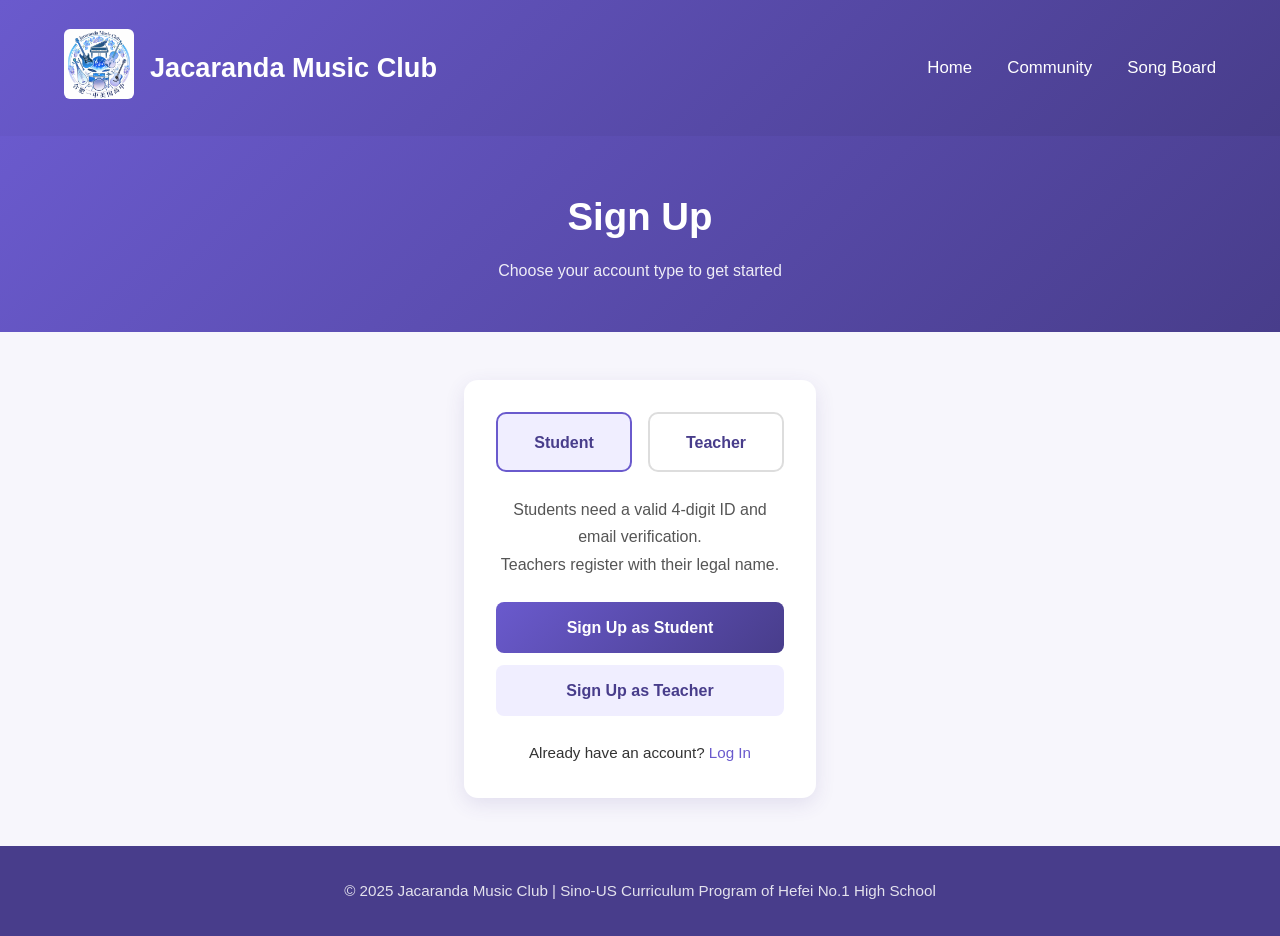
<file: pages/register.html>
<!DOCTYPE html>
<html lang="en">
<head>
    <meta charset="UTF-8">
    <meta name="viewport" content="width=device-width, initial-scale=1.0">
    <title>Sign Up — Jacaranda Music Club</title>
    <link rel="stylesheet" href="../css/styles.css">
</head>
<body>

<nav>
    <div class="nav-wrap">
        <div class="logo-bar">
            <a href="../index.html"><img src="../clubLogo.png" alt="Club Logo"></a>
            <span>Jacaranda Music Club</span>
        </div>
        <div class="nav-menu">
            <a href="../index.html">Home</a>
            <a href="community.html">Community</a>
            <a href="song-request.html">Song Board</a>
        </div>
    </div>
</nav>

<div class="page-header">
    <h1>Sign Up</h1>
    <p>Choose your account type to get started</p>
</div>

<div class="auth-container">
    <div class="card">
        <div class="role-tabs">
            <a href="register-student.html" class="role-tab active">Student</a>
            <a href="register-teacher.html" class="role-tab">Teacher</a>
        </div>
        <p style="text-align:center;color:#555;margin-bottom:1.5rem;line-height:1.7">
            Students need a valid 4-digit ID and email verification.<br>
            Teachers register with their legal name.
        </p>
        <a href="register-student.html" class="btn btn-primary" style="display:block;width:100%;margin-bottom:0.75rem">Sign Up as Student</a>
        <a href="register-teacher.html" class="btn btn-secondary" style="display:block;width:100%">Sign Up as Teacher</a>
        <div class="auth-links">
            Already have an account? <a href="login.html">Log In</a>
        </div>
    </div>
</div>

<footer>
    <p>© 2025 Jacaranda Music Club | Sino-US Curriculum Program of Hefei No.1 High School</p>
</footer>

<script src="../js/config.js"></script>
<!--<script type="module" src="../js/agent-widget.js"></script>-->

</body>
</html>
</file>
<file: css/styles.css>
* {
    margin: 0;
    padding: 0;
    box-sizing: border-box;
    font-family: 'Segoe UI', Helvetica, sans-serif;
}
body {
    background-color: #f7f6fc;
    color: #333;
    line-height: 1.7;
}

nav {
    background: linear-gradient(135deg, #6a5acd, #483d8b);
    padding: 1.8rem 5%;
    position: sticky;
    top: 0;
    z-index: 999;
}
.nav-wrap {
    max-width: 1200px;
    margin: 0 auto;
    display: flex;
    justify-content: space-between;
    align-items: center;
    flex-wrap: wrap;
    gap: 1rem;
}
.logo-bar {
    display: flex;
    align-items: center;
    gap: 16px;
}
.logo-bar img {
    height: 70px;
    border-radius: 6px;
}
.logo-bar span {
    color: #fff;
    font-size: 1.7rem;
    font-weight: 600;
}
.nav-menu {
    display: flex;
    align-items: center;
    flex-wrap: wrap;
    gap: 0.5rem 2.2rem;
}
.nav-menu a {
    color: #fff;
    text-decoration: none;
    font-size: 1.05rem;
    transition: 0.3s;
}
.nav-menu a:hover {
    color: #d8d4ff;
}
.nav-auth {
    display: flex;
    align-items: center;
    gap: 0.8rem;
}
.nav-user {
    color: #e8e4ff;
    font-size: 0.95rem;
}
.btn-nav {
    padding: 0.45rem 1rem;
    border-radius: 8px;
    font-size: 0.95rem;
    text-decoration: none;
    transition: 0.2s;
}
.btn-nav-outline {
    border: 1px solid rgba(255,255,255,0.6);
    color: #fff;
}
.btn-nav-outline:hover {
    background: rgba(255,255,255,0.15);
    color: #fff;
}
.btn-nav-solid {
    background: #fff;
    color: #483d8b;
    font-weight: 600;
}
.btn-nav-solid:hover {
    background: #f0eeff;
    color: #483d8b;
}

.hero {
    height: 75vh;
    background-size: cover;
    background-position: center;
    display: flex;
    align-items: center;
    justify-content: center;
    text-align: center;
    color: #fff;
}
.hero-home {
    background: linear-gradient(rgba(72,61,139,0.65), rgba(106,90,205,0.65)), url("../m1.png");
    background-size: cover;
    background-position: center;
}
.hero-text h1 {
    font-size: 3.2rem;
    margin-bottom: 0.8rem;
    letter-spacing: 2px;
}
.hero-text p {
    font-size: 1.15rem;
    opacity: 0.92;
}

.container {
    max-width: 1200px;
    margin: 5rem auto;
    padding: 0 5%;
}
.section-title {
    text-align: center;
    font-size: 2rem;
    color: #483d8b;
    margin-bottom: 2.5rem;
}

.home-content {
    display: grid;
    grid-template-columns: 1fr 1fr;
    gap: 3rem;
    align-items: center;
}
.home-desc {
    font-size: 1.05rem;
}
.home-desc p {
    margin-bottom: 1rem;
}
.home-logo img {
    width: 100%;
    max-width: 320px;
    border-radius: 12px;
    box-shadow: 0 6px 18px rgba(72,61,139,0.15);
}

.photo-grid {
    display: grid;
    grid-template-columns: 1fr 1fr 1fr;
    gap: 1.8rem;
}
.photo-card {
    border-radius: 12px;
    overflow: hidden;
    box-shadow: 0 6px 20px rgba(0,0,0,0.1);
}
.photo-card img {
    width: 100%;
    height: 260px;
    object-fit: cover;
    display: block;
}

.founder-item {
    display: grid;
    grid-template-columns: 220px 1fr;
    gap: 2rem;
    background: #fff;
    padding: 2rem;
    border-radius: 14px;
    box-shadow: 0 6px 20px rgba(72,61,139,0.12);
    margin-bottom: 2rem;
    align-items: center;
}
.founder-item img {
    width: 180px;
    height: 180px;
    border-radius: 50%;
    object-fit: cover;
    border: 4px solid #6a5acd;
}
.founder-info h3 {
    font-size: 1.5rem;
    color: #483d8b;
    margin-bottom: 0.8rem;
}
.founder-info p {
    line-height: 1.8;
    font-size: 1.05rem;
}

.join-wrap {
    min-height: 50vh;
    margin: 5rem 0;
    background-size: cover;
    background-position: center;
    border-radius: 14px;
    display: flex;
    flex-direction: column;
    align-items: center;
    justify-content: center;
    color: #ffffff;
    text-align: center;
    padding: 3rem 1.5rem;
}
.join-home {
    background: linear-gradient(rgba(72,61,139,0.55), rgba(106,90,205,0.55)), url("../join.png");
    background-size: cover;
    background-position: center;
}
.join-btn {
    color: #483d8b !important;
    background: #fff !important;
}
.join-wrap h2 {
    font-size: 2.4rem;
    margin-bottom: 1.2rem;
}
.join-wrap p {
    font-size: 1.2rem;
    margin: 0.5rem 0;
    letter-spacing: 1px;
}

footer {
    background: #483d8b;
    color: #fff;
    text-align: center;
    padding: 2rem 0;
    margin-top: 2rem;
}
footer p {
    opacity: 0.85;
    font-size: 0.95rem;
}

.page-header {
    background: linear-gradient(135deg, #6a5acd, #483d8b);
    color: #fff;
    padding: 3rem 5%;
    text-align: center;
}
.page-header h1 {
    font-size: 2.4rem;
    margin-bottom: 0.5rem;
}
.page-header p {
    opacity: 0.9;
}

.card {
    background: #fff;
    border-radius: 14px;
    box-shadow: 0 6px 20px rgba(72,61,139,0.12);
    padding: 2rem;
    margin-bottom: 1.5rem;
}

.form-group {
    margin-bottom: 1.2rem;
}
.form-group label {
    display: block;
    margin-bottom: 0.4rem;
    font-weight: 600;
    color: #483d8b;
}
.form-group input,
.form-group textarea,
.form-group select {
    width: 100%;
    padding: 0.75rem 1rem;
    border: 1px solid #ddd;
    border-radius: 8px;
    font-size: 1rem;
    transition: border-color 0.2s;
}
.form-group input:focus,
.form-group textarea:focus,
.form-group select:focus {
    outline: none;
    border-color: #6a5acd;
}
.form-group textarea {
    min-height: 120px;
    resize: vertical;
}
.form-hint {
    font-size: 0.85rem;
    color: #666;
    margin-top: 0.3rem;
}

.btn {
    display: inline-block;
    padding: 0.75rem 1.5rem;
    border: none;
    border-radius: 8px;
    font-size: 1rem;
    font-weight: 600;
    cursor: pointer;
    transition: 0.2s;
    text-decoration: none;
    text-align: center;
}
.btn-primary {
    background: linear-gradient(135deg, #6a5acd, #483d8b);
    color: #fff;
}
.btn-primary:hover {
    opacity: 0.92;
    transform: translateY(-1px);
}
.btn-primary:disabled {
    opacity: 0.6;
    cursor: not-allowed;
    transform: none;
}
.btn-secondary {
    background: #f0eeff;
    color: #483d8b;
}
.btn-secondary:hover {
    background: #e4e0ff;
}
.btn-danger {
    background: #e74c3c;
    color: #fff;
}
.btn-sm {
    padding: 0.4rem 0.9rem;
    font-size: 0.9rem;
}

.alert {
    padding: 1rem 1.2rem;
    border-radius: 8px;
    margin-bottom: 1.2rem;
    font-size: 0.95rem;
}
.alert-info {
    background: #eef4ff;
    color: #2c5282;
    border: 1px solid #bee3f8;
}
.alert-success {
    background: #f0fff4;
    color: #276749;
    border: 1px solid #c6f6d5;
}
.alert-error {
    background: #fff5f5;
    color: #c53030;
    border: 1px solid #fed7d7;
}
.alert-warning {
    background: #fffaf0;
    color: #c05621;
    border: 1px solid #feebc8;
}

.auth-container {
    max-width: 480px;
    margin: 3rem auto;
    padding: 0 5%;
}
.auth-links {
    text-align: center;
    margin-top: 1.5rem;
    font-size: 0.95rem;
}
.auth-links a {
    color: #6a5acd;
    text-decoration: none;
}
.auth-links a:hover {
    text-decoration: underline;
}

.post-item {
    border-bottom: 1px solid #eee;
    padding: 1.5rem 0;
}
.post-item:last-child {
    border-bottom: none;
}
.post-meta {
    display: flex;
    justify-content: space-between;
    align-items: center;
    margin-bottom: 0.6rem;
    font-size: 0.9rem;
    color: #666;
}
.post-author {
    font-weight: 600;
    color: #483d8b;
}
.post-title {
    font-size: 1.3rem;
    color: #333;
    margin-bottom: 0.5rem;
}
.post-content {
    color: #555;
    white-space: pre-wrap;
}

.chat-room {
    display: flex;
    flex-direction: column;
    height: 60vh;
    min-height: 400px;
}
.chat-messages {
    flex: 1;
    overflow-y: auto;
    padding: 1rem;
    background: #faf9ff;
    border-radius: 10px;
    margin-bottom: 1rem;
}
.chat-message {
    margin-bottom: 1rem;
    max-width: 80%;
}
.chat-message.own {
    margin-left: auto;
    text-align: right;
}
.chat-bubble {
    display: inline-block;
    padding: 0.6rem 1rem;
    border-radius: 12px;
    background: #fff;
    box-shadow: 0 2px 8px rgba(0,0,0,0.06);
    text-align: left;
}
.chat-message.own .chat-bubble {
    background: #6a5acd;
    color: #fff;
}
.chat-sender {
    font-size: 0.8rem;
    color: #888;
    margin-bottom: 0.2rem;
}
.chat-message.own .chat-sender {
    color: #6a5acd;
}
.chat-input-row {
    display: flex;
    gap: 0.8rem;
}
.chat-input-row input {
    flex: 1;
    padding: 0.75rem 1rem;
    border: 1px solid #ddd;
    border-radius: 8px;
    font-size: 1rem;
}

.song-item {
    display: flex;
    justify-content: space-between;
    align-items: center;
    padding: 1.25rem 0;
    border-bottom: 1px solid #eee;
    gap: 1rem;
    flex-wrap: wrap;
}
.song-actions {
    display: flex;
    align-items: center;
    gap: 0.75rem;
    flex-shrink: 0;
}
.vote-btn {
    display: inline-flex;
    align-items: center;
    gap: 0.35rem;
    padding: 0.45rem 0.9rem;
    border: 1px solid #6a5acd;
    border-radius: 8px;
    background: #fff;
    color: #483d8b;
    font-weight: 600;
    cursor: pointer;
    transition: 0.2s;
}
.vote-btn:hover:not(:disabled) {
    background: #f0eeff;
}
.vote-btn:disabled,
.vote-btn.voted {
    background: #6a5acd;
    color: #fff;
    cursor: default;
}
.vote-count {
    font-size: 0.95rem;
    font-weight: 700;
    color: #483d8b;
    min-width: 1.5rem;
    text-align: center;
}
.status-approved {
    background: #d4edda;
    color: #155724;
}
.board-intro {
    font-size: 1.05rem;
    color: #555;
    text-align: center;
    max-width: 720px;
    margin: 0 auto 2rem;
    line-height: 1.8;
}
.role-tabs {
    display: flex;
    gap: 1rem;
    margin-bottom: 1.5rem;
}
.role-tab {
    flex: 1;
    text-align: center;
    padding: 0.9rem;
    border-radius: 10px;
    border: 2px solid #ddd;
    text-decoration: none;
    color: #483d8b;
    font-weight: 600;
    transition: 0.2s;
}
.role-tab:hover,
.role-tab.active {
    border-color: #6a5acd;
    background: #f0eeff;
}
.song-item:last-child {
    border-bottom: none;
}
.song-info h4 {
    color: #483d8b;
    margin-bottom: 0.2rem;
}
.song-info p {
    font-size: 0.9rem;
    color: #666;
}
.song-status {
    padding: 0.3rem 0.8rem;
    border-radius: 20px;
    font-size: 0.85rem;
    font-weight: 600;
    white-space: nowrap;
}
.status-pending {
    background: #fff3cd;
    color: #856404;
}

.empty-state {
    text-align: center;
    padding: 3rem 1rem;
    color: #888;
}

.agent-widget {
    position: fixed;
    bottom: 24px;
    right: 24px;
    z-index: 10000;
    font-family: 'Segoe UI', Helvetica, sans-serif;
}
.agent-toggle {
    width: 60px;
    height: 60px;
    border-radius: 50%;
    background: linear-gradient(135deg, #6a5acd, #483d8b);
    border: none;
    cursor: pointer;
    box-shadow: 0 4px 20px rgba(72,61,139,0.4);
    display: flex;
    align-items: center;
    justify-content: center;
    transition: transform 0.2s;
}
.agent-toggle:hover {
    transform: scale(1.05);
}
.agent-toggle svg {
    width: 28px;
    height: 28px;
    fill: #fff;
}
.agent-panel {
    display: none;
    position: absolute;
    bottom: 76px;
    right: 0;
    width: 380px;
    max-width: calc(100vw - 48px);
    height: 520px;
    background: #fff;
    border-radius: 16px;
    box-shadow: 0 8px 40px rgba(0,0,0,0.18);
    flex-direction: column;
    overflow: hidden;
}
.agent-panel.open {
    display: flex;
}
.agent-header {
    background: linear-gradient(135deg, #6a5acd, #483d8b);
    color: #fff;
    padding: 1rem 1.2rem;
    display: flex;
    justify-content: space-between;
    align-items: center;
}
.agent-header h3 {
    font-size: 1.1rem;
}
.agent-close {
    background: none;
    border: none;
    color: #fff;
    font-size: 1.4rem;
    cursor: pointer;
    line-height: 1;
}
.agent-messages {
    flex: 1;
    overflow-y: auto;
    padding: 1rem;
    background: #f9f8ff;
}
.agent-msg {
    margin-bottom: 0.8rem;
    max-width: 90%;
}
.agent-msg.bot .agent-bubble {
    background: #fff;
    border: 1px solid #eee;
}
.agent-msg.user {
    margin-left: auto;
}
.agent-msg.user .agent-bubble {
    background: #6a5acd;
    color: #fff;
}
.agent-bubble {
    display: inline-block;
    padding: 0.6rem 0.9rem;
    border-radius: 12px;
    font-size: 0.92rem;
    line-height: 1.5;
    white-space: pre-wrap;
}
.agent-input-area {
    padding: 0.8rem;
    border-top: 1px solid #eee;
    display: flex;
    gap: 0.5rem;
}
.agent-input-area input {
    flex: 1;
    padding: 0.6rem 0.8rem;
    border: 1px solid #ddd;
    border-radius: 8px;
    font-size: 0.95rem;
}
.agent-input-area button {
    padding: 0.6rem 1rem;
    background: #6a5acd;
    color: #fff;
    border: none;
    border-radius: 8px;
    cursor: pointer;
    font-weight: 600;
}
.agent-typing {
    font-size: 0.85rem;
    color: #888;
    padding: 0 1rem 0.5rem;
}

.hidden { display: none !important; }

@media(max-width:768px){
    .nav-wrap {
        flex-direction: column;
    }
    .hero-text h1 {
        font-size: 2.2rem;
    }
    .home-content, .photo-grid {
        grid-template-columns: 1fr;
    }
    .founder-item {
        grid-template-columns: 1fr;
        text-align: center;
    }
    .founder-info {
        text-align: center;
    }
    .join-wrap h2 {
        font-size: 1.8rem;
    }
    .join-wrap p {
        font-size: 1rem;
    }
    .agent-panel {
        width: calc(100vw - 32px);
        right: -8px;
        height: 70vh;
    }
}
</file>
